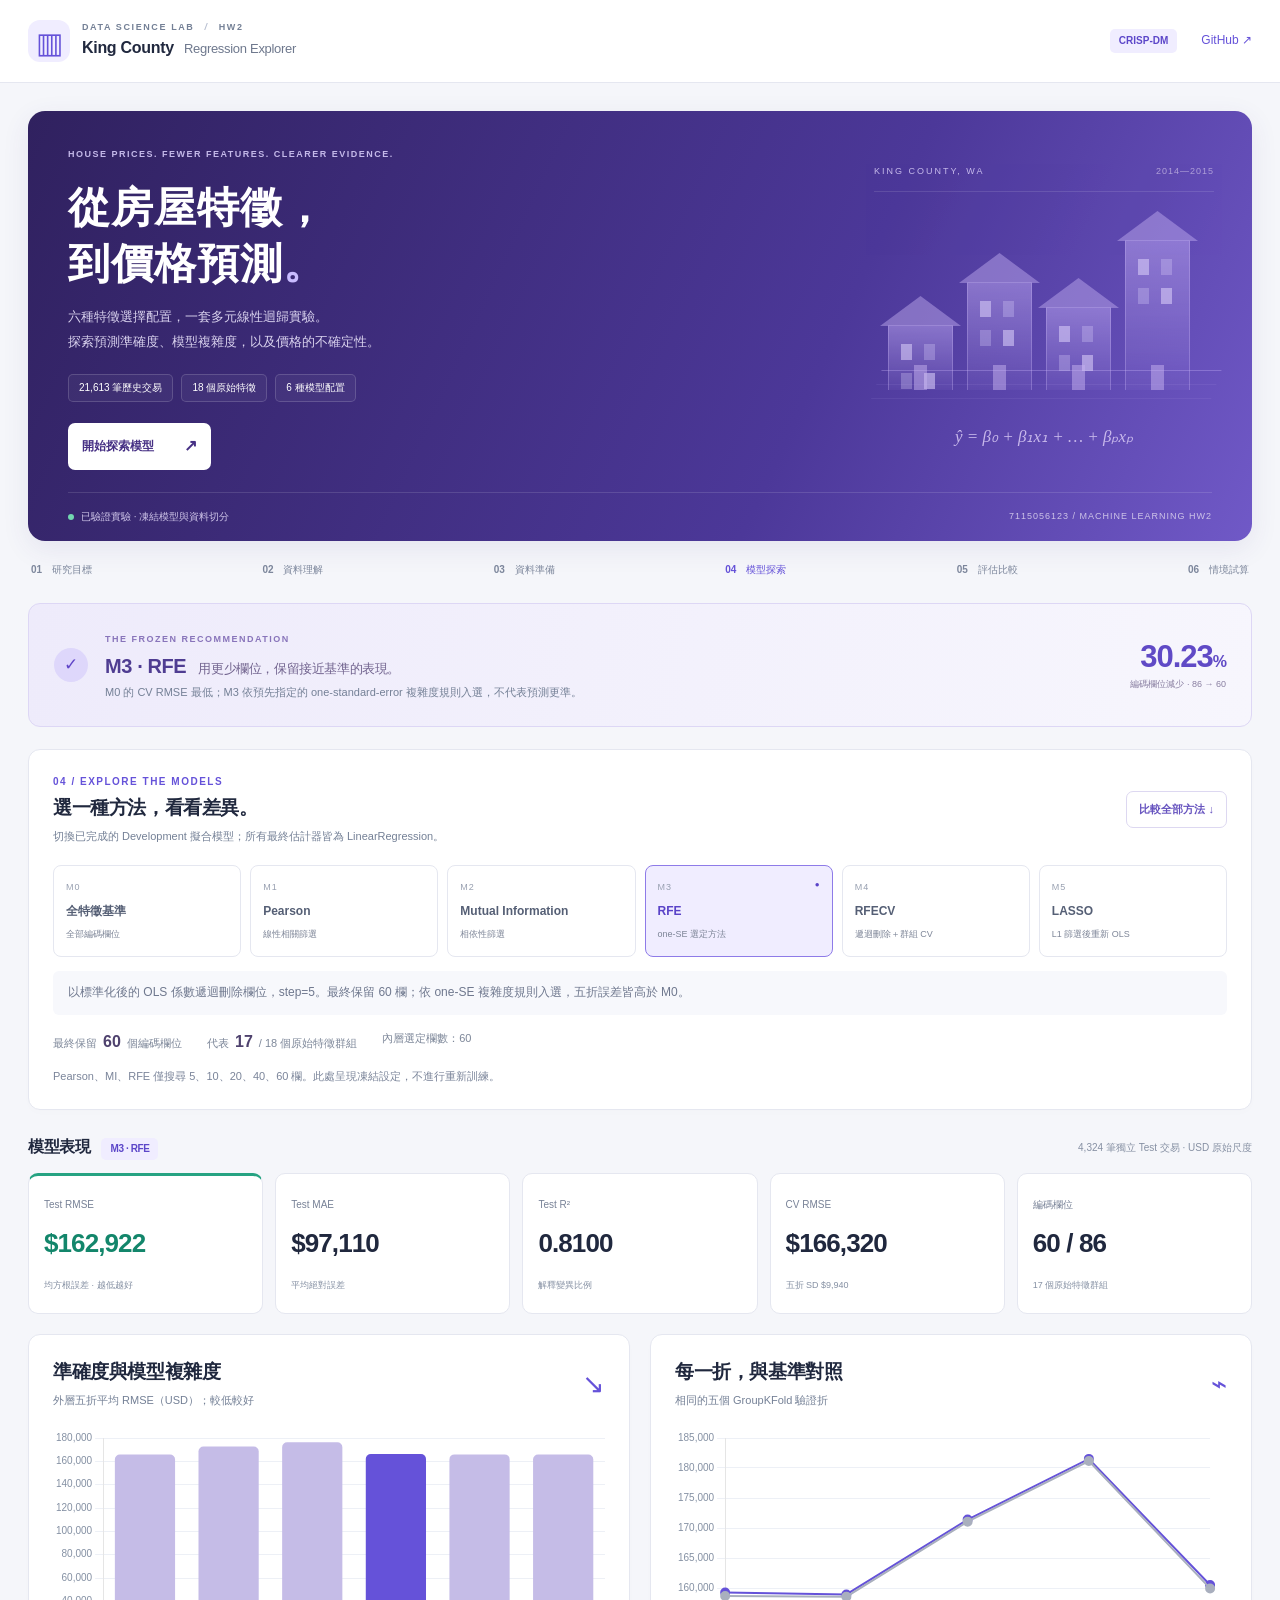
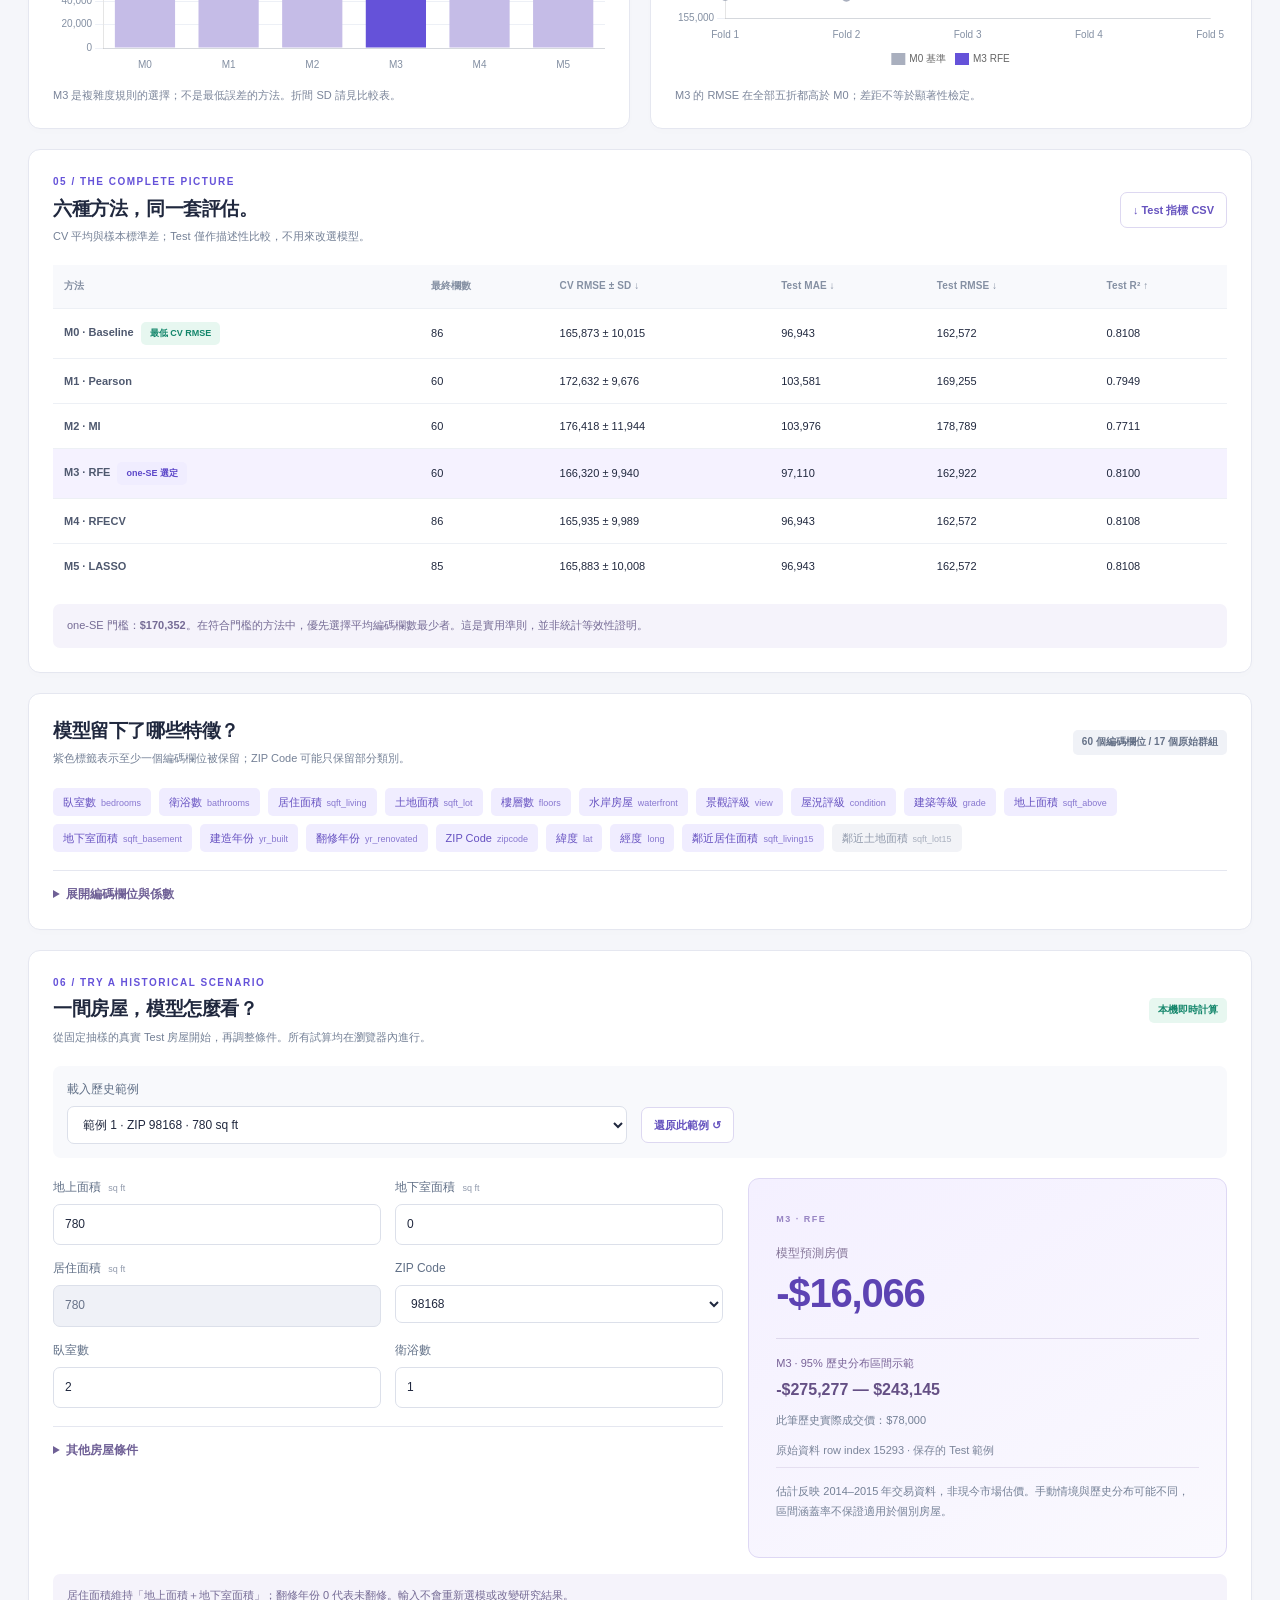
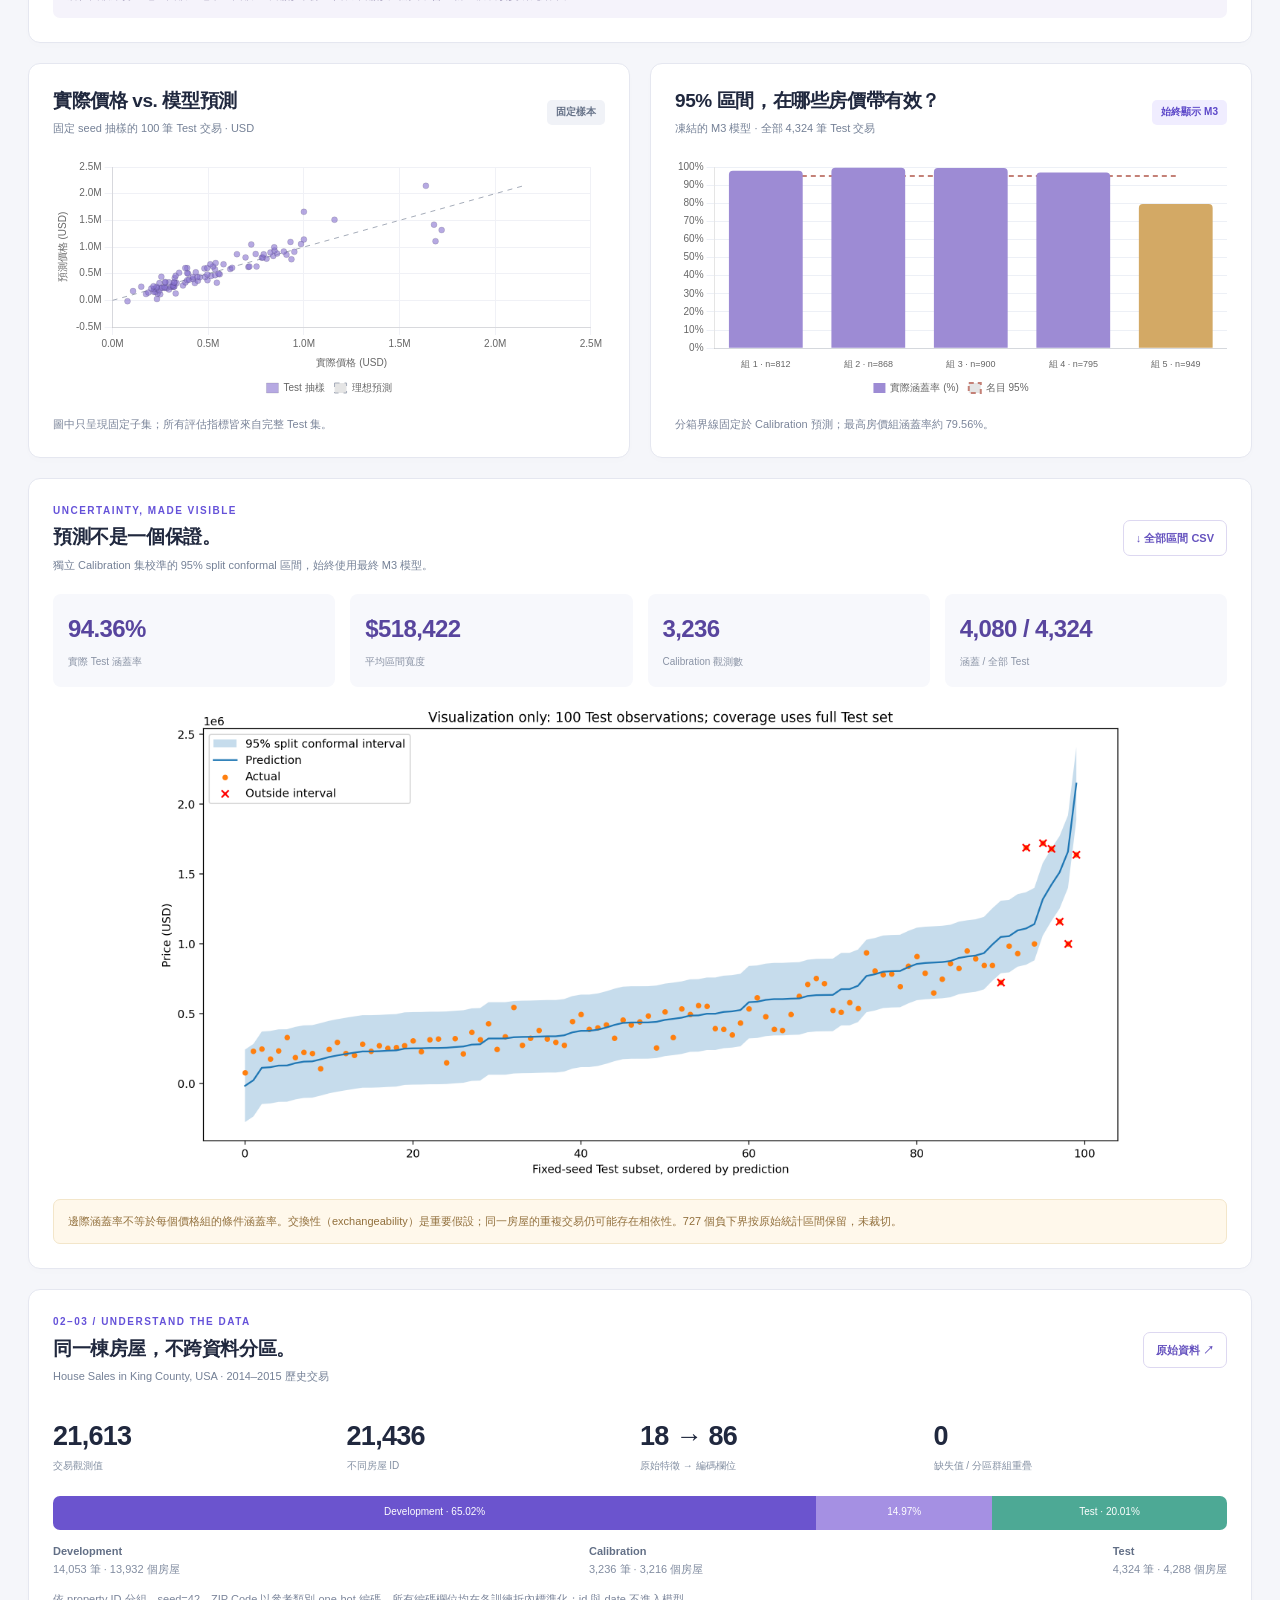
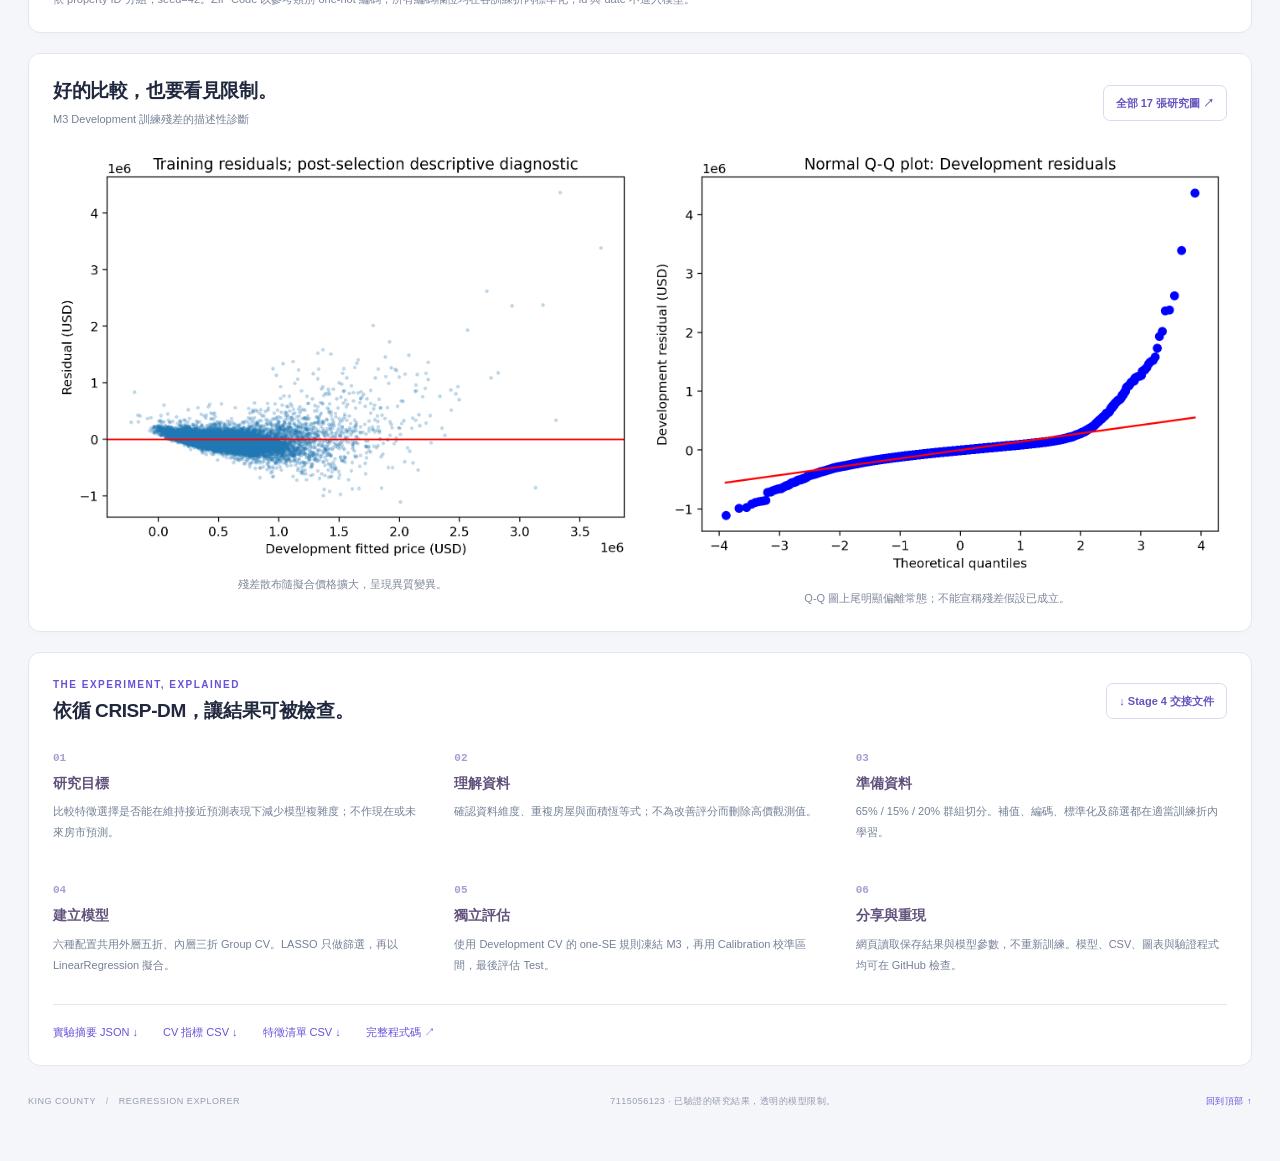
<file: dashboard/index.html>
<!doctype html>
<html lang="zh-Hant">
<head><meta charset="utf-8"><meta name="viewport" content="width=device-width, initial-scale=1"><meta name="description" content="King County 房價預測研究：比較六種特徵選擇方法、探索已驗證的模型與 95% split conformal 預測區間。"><meta name="theme-color" content="#6552d9"><title>King County · 房價迴歸研究室</title><link rel="stylesheet" href="styles.css"><script defer src="vendor/chart.umd.min.js"></script><script defer src="predict.js"></script><script defer src="app.js"></script></head>
<body>
<a class="skip" href="#models">跳至模型探索</a>
<header><div class="header-inner"><a class="brand" href="#" aria-label="回到首頁"><span class="brand-icon">▥</span><span><small>DATA SCIENCE LAB <i>/</i> HW2</small><strong>King County <span>Regression Explorer</span></strong></span></a><div class="header-actions"><span class="badge purple">CRISP-DM</span><a href="https://github.com/wujin57/AIOT-Hw2" target="_blank" rel="noreferrer">GitHub ↗</a></div></div></header>
<main>
<section class="hero"><div class="hero-copy"><div class="eyebrow">HOUSE PRICES. FEWER FEATURES. CLEARER EVIDENCE.</div><h1>從房屋特徵，<br>到價格預測<span>。</span></h1><p>六種特徵選擇配置，一套多元線性迴歸實驗。<br>探索預測準確度、模型複雜度，以及價格的不確定性。</p><div class="hero-tags"><span>21,613 筆歷史交易</span><span>18 個原始特徵</span><span>6 種模型配置</span></div><a class="hero-cta" href="#models">開始探索模型 <span>↗</span></a></div><div class="hero-art" aria-hidden="true"><div class="art-label">KING COUNTY, WA <span>2014—2015</span></div><div class="skyline"><div class="house house1"><i></i><b></b></div><div class="house house2"><i></i><b></b></div><div class="house house3"><i></i><b></b></div><div class="house house4"><i></i><b></b></div></div><div class="art-grid"></div><div class="formula">ŷ = β₀ + β₁x₁ + … + βₚxₚ</div></div><div class="hero-bottom"><span class="status-dot"></span> 已驗證實驗 · 凍結模型與資料切分 <span class="hero-id">7115056123 / MACHINE LEARNING HW2</span></div></section>
<nav class="process" aria-label="CRISP-DM 流程"><a href="#methodology">01 <span>研究目標</span></a><a href="#dataset">02 <span>資料理解</span></a><a href="#dataset">03 <span>資料準備</span></a><a href="#models" class="current">04 <span>模型探索</span></a><a href="#comparison">05 <span>評估比較</span></a><a href="#predictor">06 <span>情境試算</span></a></nav>
<div id="loading" class="card" role="status">正在載入已驗證的研究結果…</div><div id="error" class="notice warning" role="alert" hidden></div><noscript><p class="notice warning">互動探索需要 JavaScript。你也可以直接下載 <a href="downloads/handoff.md">研究交接文件</a>。</p></noscript>
<div id="results" hidden>
<section class="decision"><div class="decision-icon">✓</div><div><span class="eyebrow">THE FROZEN RECOMMENDATION</span><h2>M3 · RFE <span>用更少欄位，保留接近基準的表現。</span></h2><p>M0 的 CV RMSE 最低；M3 依預先指定的 one-standard-error 複雜度規則入選，不代表預測更準。</p></div><div class="reduction"><strong>30.23<span>%</span></strong><small>編碼欄位減少 · 86 → 60</small></div></section>
<section class="card" id="models"><div class="section-top"><div><div class="eyebrow purple-text">04 / EXPLORE THE MODELS</div><h2>選一種方法，看看差異。</h2><p>切換已完成的 Development 擬合模型；所有最終估計器皆為 LinearRegression。</p></div><a class="button" href="#comparison">比較全部方法 ↓</a></div><div id="methods" class="method-grid" role="group" aria-label="選擇模型"></div><div id="method-description" class="method-description" aria-live="polite"></div><div class="setting-line"><span>最終保留 <strong id="selected-count">—</strong> 個編碼欄位</span><span>代表 <strong id="original-count">—</strong> / 18 個原始特徵群組</span><span id="parameter">—</span></div><p class="hint">Pearson、MI、RFE 僅搜尋 5、10、20、40、60 欄。此處呈現凍結設定，不進行重新訓練。</p></section>
<section id="evaluation"><div class="result-heading"><h2>模型表現 <span id="active-label" class="badge purple">M3 · RFE</span></h2><span>4,324 筆獨立 Test 交易 · USD 原始尺度</span></div><div id="metrics" class="metrics" aria-live="polite"></div></section>
<div class="two-grid"><section class="card"><div class="section-top"><div><h2>準確度與模型複雜度</h2><p>外層五折平均 RMSE（USD）；較低較好</p></div><span class="chart-symbol">↘</span></div><div class="chart"><canvas id="cv-chart" role="img" aria-label="六模型平均 CV RMSE"></canvas></div><p class="hint">M3 是複雜度規則的選擇；不是最低誤差的方法。折間 SD 請見比較表。</p></section><section class="card"><div class="section-top"><div><h2>每一折，與基準對照</h2><p id="fold-caption">相同的五個 GroupKFold 驗證折</p></div><span class="chart-symbol">⌁</span></div><div class="chart"><canvas id="fold-chart" role="img" aria-label="目前模型與 M0 的五折 RMSE"></canvas></div><p class="hint">M3 的 RMSE 在全部五折都高於 M0；差距不等於顯著性檢定。</p></section></div>
<section class="card" id="comparison"><div class="section-top"><div><div class="eyebrow purple-text">05 / THE COMPLETE PICTURE</div><h2>六種方法，同一套評估。</h2><p>CV 平均與樣本標準差；Test 僅作描述性比較，不用來改選模型。</p></div><a class="button" href="downloads/test_model_metrics.csv" download>↓ Test 指標 CSV</a></div><div class="table-wrap"><table><caption class="sr-only">六種方法的特徵數與評估指標</caption><thead><tr><th>方法</th><th>最終欄數</th><th>CV RMSE ± SD ↓</th><th>Test MAE ↓</th><th>Test RMSE ↓</th><th>Test R² ↑</th></tr></thead><tbody id="comparison-body"></tbody></table></div><div class="notice">one-SE 門檻：<strong id="threshold">—</strong>。在符合門檻的方法中，優先選擇平均編碼欄數最少者。這是實用準則，並非統計等效性證明。</div></section>
<section class="card" id="features"><div class="section-top"><div><h2>模型留下了哪些特徵？</h2><p>紫色標籤表示至少一個編碼欄位被保留；ZIP Code 可能只保留部分類別。</p></div><span class="badge" id="features-count"></span></div><div id="feature-groups" class="chips"></div><details><summary>展開編碼欄位與係數</summary><p id="intercept" class="notice"></p><label class="search-label">搜尋欄位<input id="feature-search" type="search" placeholder="例如 sqft_living 或 zipcode_98004"></label><div class="table-wrap feature-table"><table><thead><tr><th>編碼欄位</th><th>保留狀態</th><th>係數 / 標準化單位</th></tr></thead><tbody id="feature-body"></tbody></table></div><p class="notice warning">M3 的含截距設計矩陣為 61 欄、秩 60，個別 OLS 係數未必唯一。係數大小不等於唯一特徵重要性，也不代表因果效果；截距另列為基準預測。</p></details></section>
<section class="card" id="predictor"><div class="section-top"><div><div class="eyebrow purple-text">06 / TRY A HISTORICAL SCENARIO</div><h2>一間房屋，模型怎麼看？</h2><p>從固定抽樣的真實 Test 房屋開始，再調整條件。所有試算均在瀏覽器內進行。</p></div><span class="badge green">本機即時計算</span></div><div class="scenario-toolbar"><label>載入歷史範例<select id="sample-select" aria-label="載入歷史房屋範例"></select></label><button class="button" id="reset-sample" type="button">還原此範例 ↺</button></div><div class="predictor-grid"><form id="prediction-form"><div class="input-grid" id="primary-inputs"></div><details><summary>其他房屋條件</summary><div class="input-grid" id="secondary-inputs"></div></details></form><aside class="prediction-card" aria-live="polite"><span class="eyebrow" id="prediction-model">M3 · RFE</span><span class="prediction-label">模型預測房價</span><output id="prediction-value">—</output><div class="interval-output" id="scenario-interval"></div><p id="sample-actual"></p><p id="scenario-status" class="hint"></p><p class="prediction-disclaimer">估計反映 2014–2015 年交易資料，非現今市場估價。手動情境與歷史分布可能不同，區間涵蓋率不保證適用於個別房屋。</p></aside></div><p class="notice" id="input-note">居住面積維持「地上面積＋地下室面積」；翻修年份 0 代表未翻修。輸入不會重新選模或改變研究結果。</p></section>
<div class="two-grid"><section class="card"><div class="section-top"><div><h2>實際價格 vs. 模型預測</h2><p>固定 seed 抽樣的 100 筆 Test 交易 · USD</p></div><span class="badge">固定樣本</span></div><div class="chart"><canvas id="scatter-chart" role="img" aria-label="目前模型的 Test 實際價格與預測價格"></canvas></div><p class="hint">圖中只呈現固定子集；所有評估指標皆來自完整 Test 集。</p></section><section class="card"><div class="section-top"><div><h2>95% 區間，在哪些房價帶有效？</h2><p>凍結的 M3 模型 · 全部 4,324 筆 Test 交易</p></div><span class="badge purple">始終顯示 M3</span></div><div class="chart"><canvas id="coverage-chart" role="img" aria-label="M3 各預測價格組的實際涵蓋率"></canvas></div><p class="hint">分箱界線固定於 Calibration 預測；最高房價組涵蓋率約 79.56%。</p></section></div>
<section class="card" id="intervals"><div class="section-top"><div><div class="eyebrow purple-text">UNCERTAINTY, MADE VISIBLE</div><h2>預測不是一個保證。</h2><p>獨立 Calibration 集校準的 95% split conformal 區間，始終使用最終 M3 模型。</p></div><a class="button" href="downloads/prediction_intervals_test.csv" download>↓ 全部區間 CSV</a></div><div id="interval-metrics" class="interval-metrics"></div><a href="figures/14_prediction_interval_95.png" target="_blank" rel="noreferrer"><img class="wide-figure" src="figures/14_prediction_interval_95.png" loading="lazy" alt="固定抽樣 100 筆 Test 房屋的 M3 預測、真實價格與 95% 預測區間"></a><div class="notice warning">邊際涵蓋率不等於每個價格組的條件涵蓋率。交換性（exchangeability）是重要假設；同一房屋的重複交易仍可能存在相依性。727 個負下界按原始統計區間保留，未裁切。</div></section>
<section class="card" id="dataset"><div class="section-top"><div><div class="eyebrow purple-text">02–03 / UNDERSTAND THE DATA</div><h2>同一棟房屋，不跨資料分區。</h2><p>House Sales in King County, USA · 2014–2015 歷史交易</p></div><a class="button" href="https://github.com/wujin57/AIOT-Hw2/blob/main/data/kc_house_data.csv" target="_blank" rel="noreferrer">原始資料 ↗</a></div><div class="dataset-stats"><div><strong>21,613</strong><span>交易觀測值</span></div><div><strong>21,436</strong><span>不同房屋 ID</span></div><div><strong>18 → 86</strong><span>原始特徵 → 編碼欄位</span></div><div><strong>0</strong><span>缺失值 / 分區群組重疊</span></div></div><div class="split-bar" aria-label="Development 65.02%、Calibration 14.97%、Test 20.01%"><span>Development · 65.02%</span><span>14.97%</span><span>Test · 20.01%</span></div><div id="split-details" class="split-details"></div><p class="hint">依 property ID 分組，seed=42。ZIP Code 以參考類別 one-hot 編碼，所有編碼欄位均在各訓練折內標準化；id 與 date 不進入模型。</p></section>
<section class="card" id="diagnostics"><div class="section-top"><div><h2>好的比較，也要看見限制。</h2><p>M3 Development 訓練殘差的描述性診斷</p></div><a class="button" href="https://github.com/wujin57/AIOT-Hw2/tree/main/outputs_verified/figures" target="_blank" rel="noreferrer">全部 17 張研究圖 ↗</a></div><div class="two-grid figures"><figure><a href="figures/12_residuals_vs_fitted.png" target="_blank" rel="noreferrer"><img src="figures/12_residuals_vs_fitted.png" loading="lazy" alt="殘差隨較高預測值呈現較大變異"></a><figcaption>殘差散布隨擬合價格擴大，呈現異質變異。</figcaption></figure><figure><a href="figures/13_residual_qq_plot.png" target="_blank" rel="noreferrer"><img src="figures/13_residual_qq_plot.png" loading="lazy" alt="Q-Q 圖的上尾明顯偏離常態參考線"></a><figcaption>Q-Q 圖上尾明顯偏離常態；不能宣稱殘差假設已成立。</figcaption></figure></div></section>
<section class="card" id="methodology"><div class="section-top"><div><div class="eyebrow purple-text">THE EXPERIMENT, EXPLAINED</div><h2>依循 CRISP-DM，讓結果可被檢查。</h2></div><a class="button" href="downloads/handoff.md" download>↓ Stage 4 交接文件</a></div><div class="methodology-grid"><article><span>01</span><h3>研究目標</h3><p>比較特徵選擇是否能在維持接近預測表現下減少模型複雜度；不作現在或未來房市預測。</p></article><article><span>02</span><h3>理解資料</h3><p>確認資料維度、重複房屋與面積恆等式；不為改善評分而刪除高價觀測值。</p></article><article><span>03</span><h3>準備資料</h3><p>65% / 15% / 20% 群組切分。補值、編碼、標準化及篩選都在適當訓練折內學習。</p></article><article><span>04</span><h3>建立模型</h3><p>六種配置共用外層五折、內層三折 Group CV。LASSO 只做篩選，再以 LinearRegression 擬合。</p></article><article><span>05</span><h3>獨立評估</h3><p>使用 Development CV 的 one-SE 規則凍結 M3，再用 Calibration 校準區間，最後評估 Test。</p></article><article><span>06</span><h3>分享與重現</h3><p>網頁讀取保存結果與模型參數，不重新訓練。模型、CSV、圖表與驗證程式均可在 GitHub 檢查。</p></article></div><div class="download-row"><a href="downloads/experiment_summary.json" download>實驗摘要 JSON ↓</a><a href="downloads/cv_summary.csv" download>CV 指標 CSV ↓</a><a href="downloads/selected_features.csv" download>特徵清單 CSV ↓</a><a href="https://github.com/wujin57/AIOT-Hw2" target="_blank" rel="noreferrer">完整程式碼 ↗</a></div></section>
</div>
<footer><span>KING COUNTY <b>/</b> REGRESSION EXPLORER</span><span>7115056123 · 已驗證的研究結果，透明的模型限制。</span><a href="#">回到頂部 ↑</a></footer>
</main></body></html>
</file>
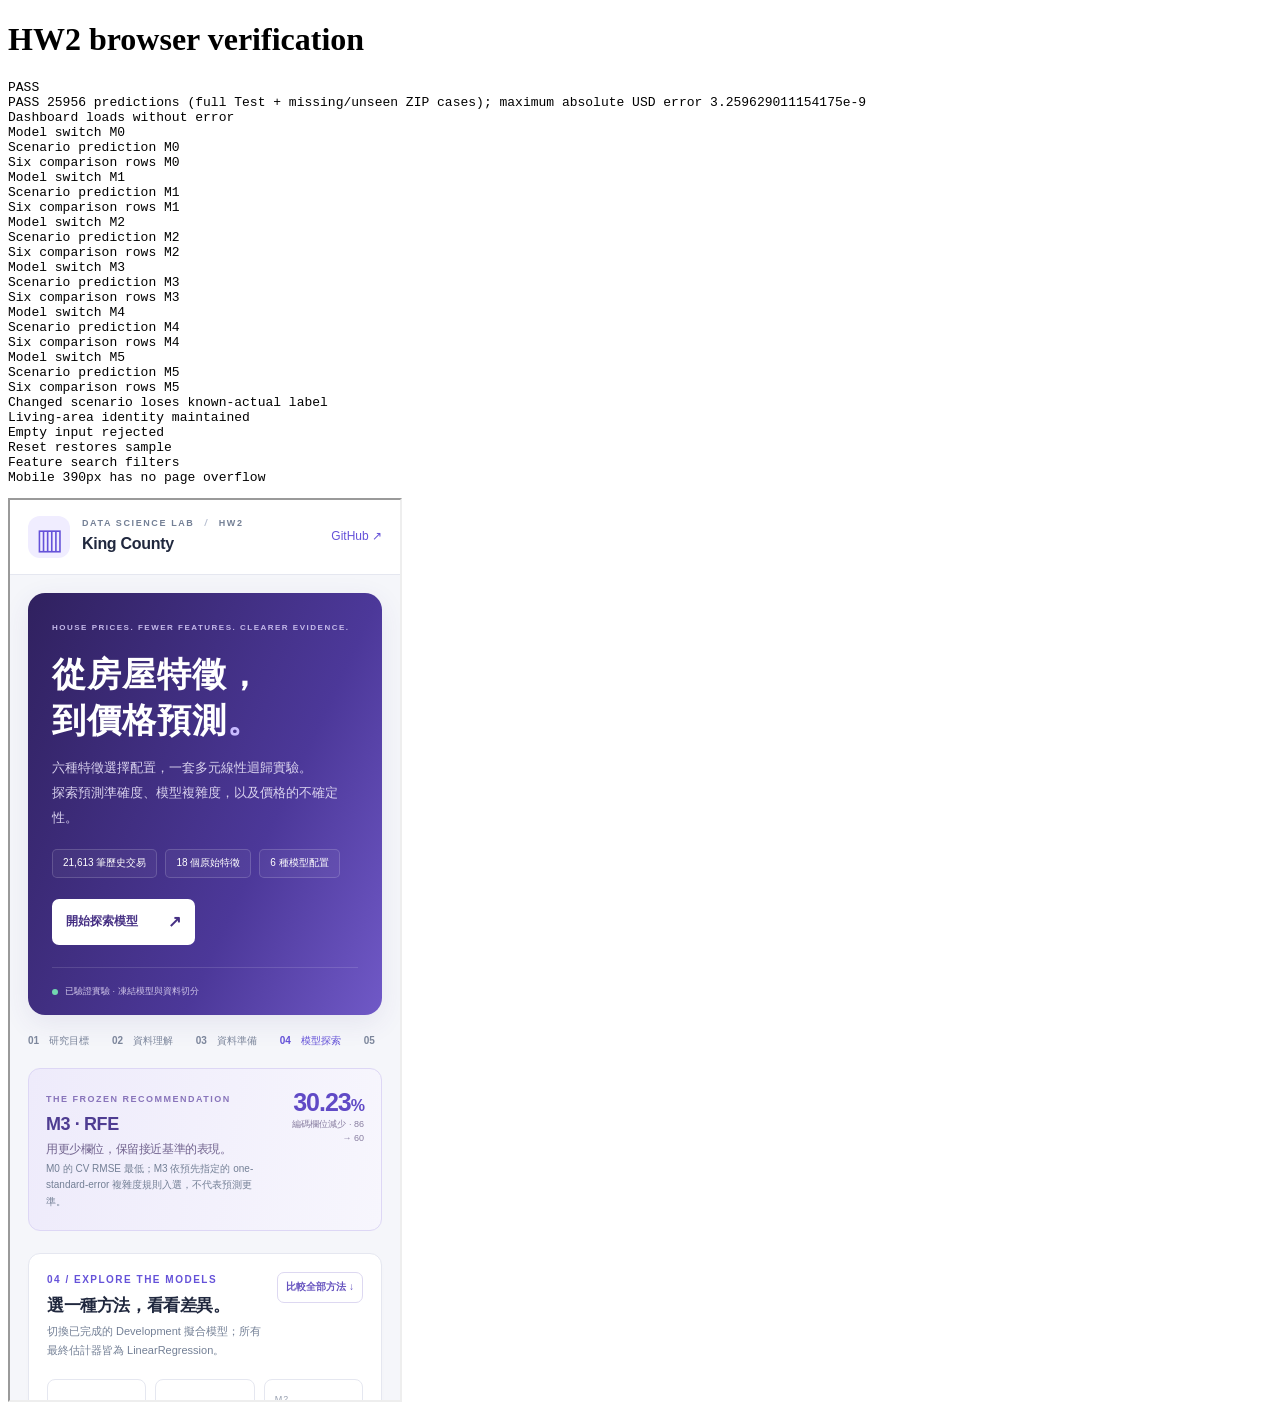
<file: verification/web/browser-qa.html>
<!doctype html><html><head><meta charset="utf-8"><title>HW2 browser verification</title><script src="../../dashboard/predict.js"></script></head><body><h1>HW2 browser verification</h1><pre id="report">RUNNING</pre><iframe id="app" src="../../dashboard/" width="1280" height="900" title="Dashboard test"></iframe><script>
(async()=>{
 const report=document.getElementById('report'); const frame=document.getElementById('app'); const checks=[];
 const assert=(condition,message)=>{if(!condition)throw new Error(message);checks.push(message);};
 try {
  const [data,fixtures]=await Promise.all(['../../dashboard/data/results.json','parity-fixtures.json'].map(u=>fetch(u).then(r=>r.json())));
  let count=0,maxError=0;
  for(const row of [...fixtures.test,...fixtures.edge]) for(const [id,expected] of Object.entries(row.expected)){
   const actual=HW2.predict(data.models[id],row.features); const err=Math.abs(actual-expected); if(!Number.isFinite(actual)||err>1e-6)throw new Error(`Parity failed ${id}: ${err}`);maxError=Math.max(maxError,err);count++;
  }
  checks.push(`PASS ${count} predictions (full Test + missing/unseen ZIP cases); maximum absolute USD error ${maxError}`);
  for(let i=0;i<100;i++){if(frame.contentDocument?.getElementById('results')?.hidden===false)break;await new Promise(r=>setTimeout(r,50));}
  const doc=frame.contentDocument;
  assert(doc.getElementById('results').hidden===false,'Dashboard loads without error');
  for(const id of Object.keys(data.models)){
   doc.querySelector(`[data-method="${id}"]`).click();
   assert(doc.getElementById('active-label').textContent.startsWith(id),`Model switch ${id}`);
   const expected=data.samples[0].predictions[id];
   const displayed=Number(doc.getElementById('prediction-value').textContent.replace(/[^0-9.-]/g,''));
   assert(Math.abs(displayed-expected)<=.5,`Scenario prediction ${id}`);
   assert(doc.querySelectorAll('#comparison-body tr').length===6,`Six comparison rows ${id}`);
  }
  doc.querySelector('[data-method="M3"]').click();
  const above=doc.querySelector('[name="sqft_above"]'); const prior=above.value;above.value=Number(prior)+100;above.dispatchEvent(new Event('input',{bubbles:true}));
  assert(doc.getElementById('sample-actual').textContent.includes('自訂情境'),'Changed scenario loses known-actual label');
  assert(Number(doc.querySelector('[name="sqft_living"]').value)===Number(above.value)+Number(doc.querySelector('[name="sqft_basement"]').value),'Living-area identity maintained');
  above.value='';above.dispatchEvent(new Event('input',{bubbles:true}));
  assert(doc.getElementById('prediction-value').textContent.includes('請檢查'),'Empty input rejected');
  doc.getElementById('reset-sample').click();
  assert(doc.getElementById('sample-actual').textContent.includes('實際成交價'),'Reset restores sample');
  const search=doc.getElementById('feature-search');search.value='zipcode_98004';search.dispatchEvent(new Event('input',{bubbles:true}));
  assert(doc.querySelectorAll('#feature-body tr').length===1,'Feature search filters');
  search.value='';search.dispatchEvent(new Event('input',{bubbles:true}));
  frame.width='390';await new Promise(r=>setTimeout(r,100));
  assert(doc.documentElement.scrollWidth<=doc.documentElement.clientWidth+1,'Mobile 390px has no page overflow');
  report.textContent='PASS\n'+checks.join('\n');document.title='PASS — HW2 browser verification';
 }catch(error){report.textContent='FAIL\n'+error.stack;document.title='FAIL — HW2 browser verification';}
})();
</script></body></html>
</file>
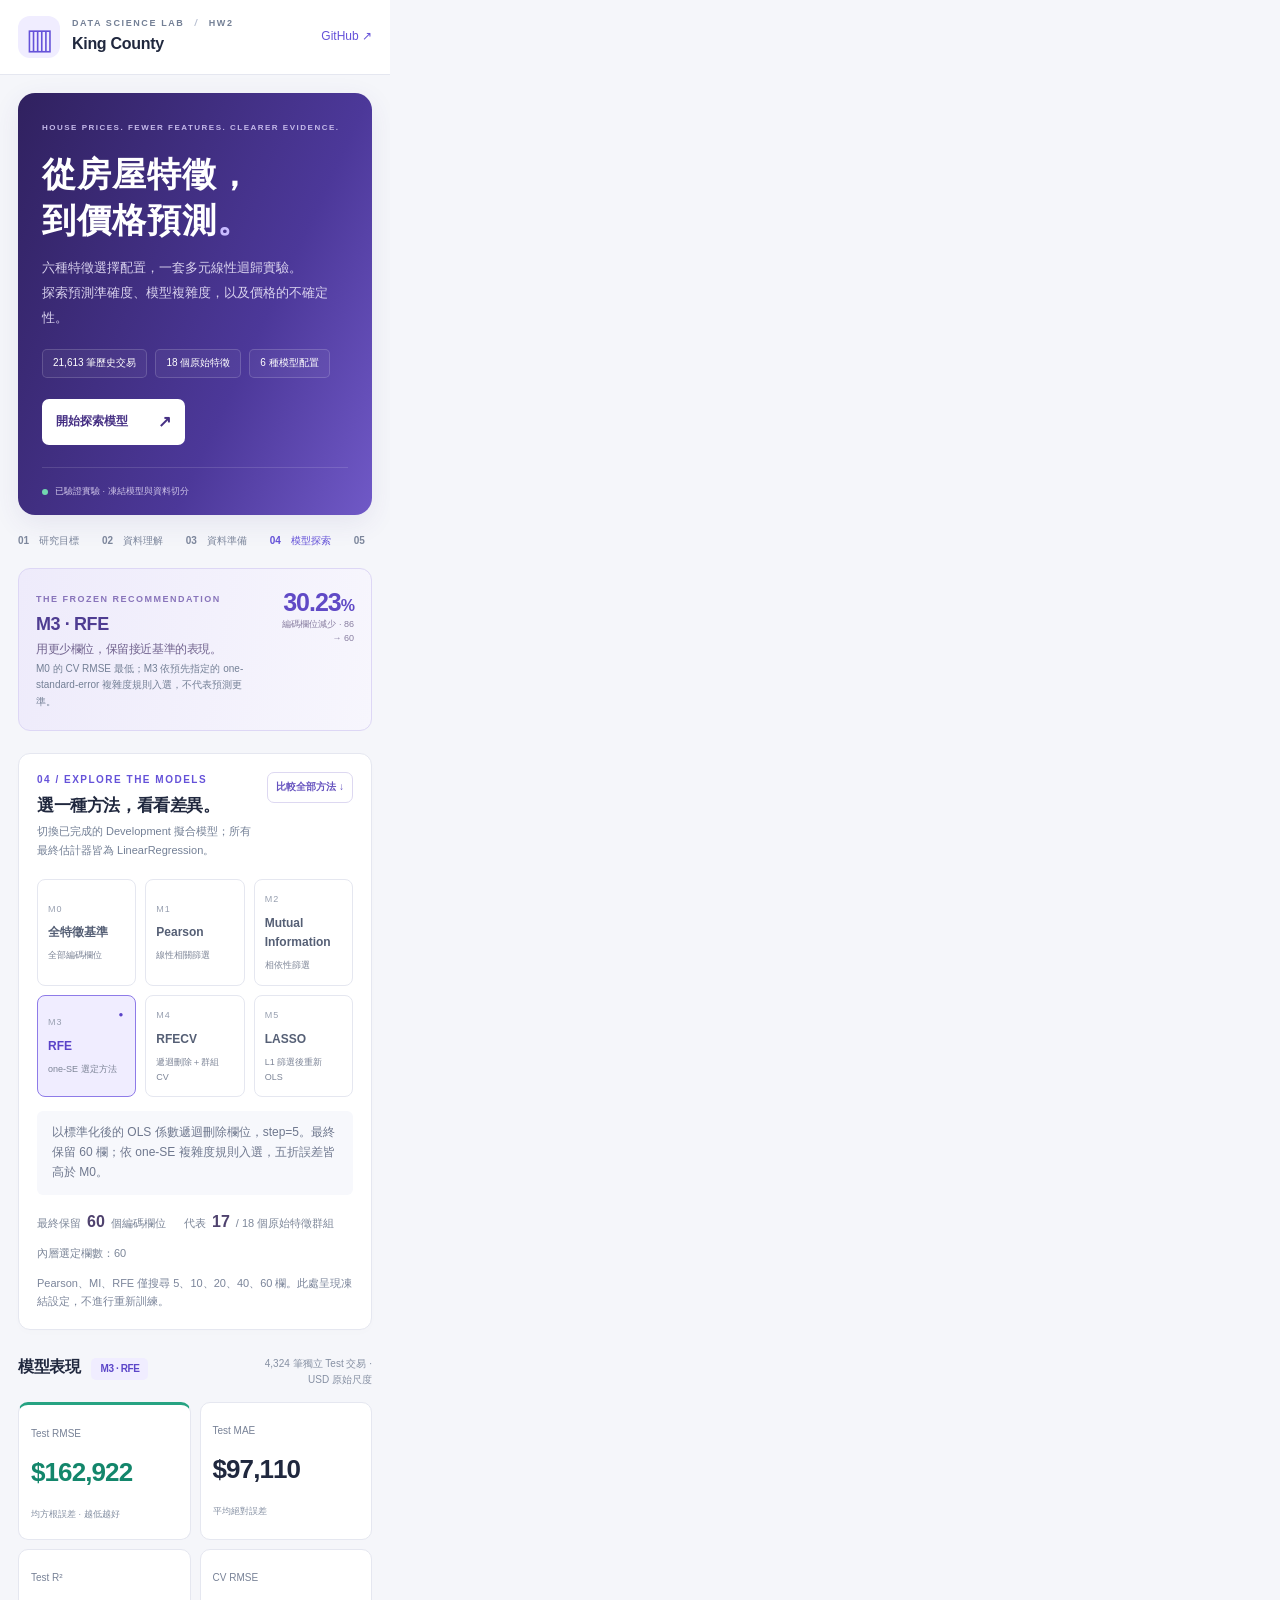
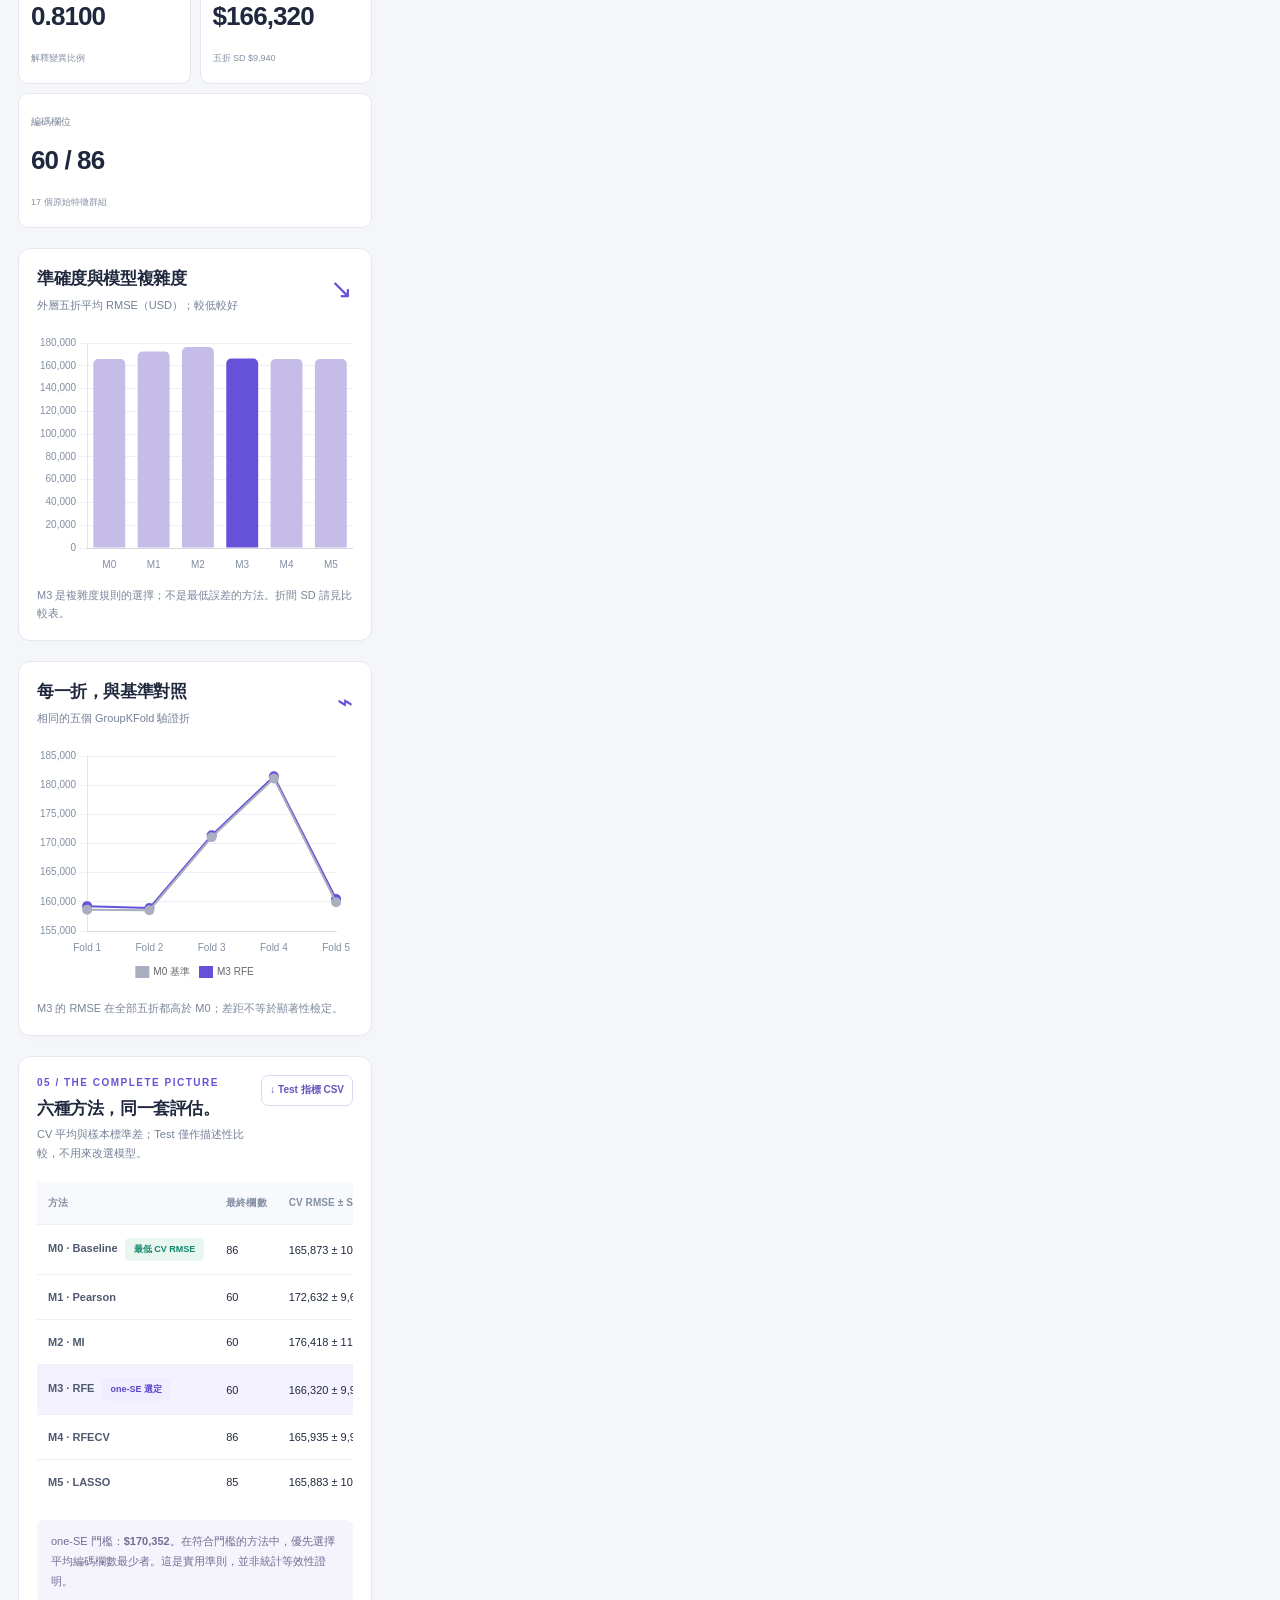
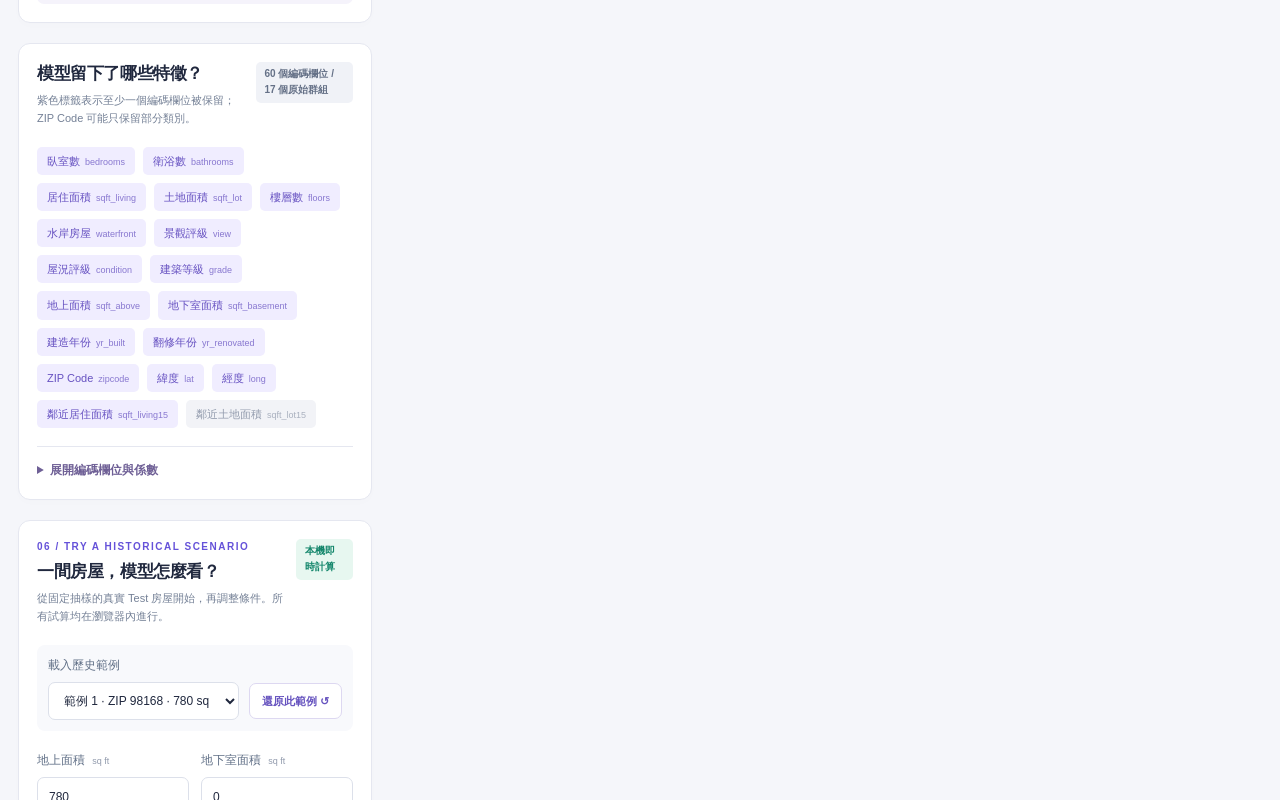
<file: verification/web/mobile-preview.html>
<!doctype html><html><head><meta charset="utf-8"><title>HW2 mobile preview</title><style>html,body{margin:0;background:#f5f6fa}iframe{border:0;width:390px;height:4000px;display:block}</style></head><body><iframe src="../../dashboard/" title="390px mobile preview"></iframe></body></html>
</file>
<file: dashboard/styles.css>
:root{--purple:#6552d9;--purple-dark:#4c3899;--ink:#20283e;--muted:#748096;--border:#e5e7f0;--green:#13866b;--bg:#f5f6fa;--soft:#f0edff}*{box-sizing:border-box}html{scroll-behavior:smooth;scroll-padding-top:24px}body{margin:0;font-family:Inter,-apple-system,BlinkMacSystemFont,'Segoe UI','Noto Sans TC',sans-serif;color:var(--ink);background:var(--bg);font-size:14px;line-height:1.65}a{color:var(--purple);text-decoration:none}button,input,select{font:inherit}button,a,input,select,summary{outline-offset:4px}button:focus-visible,a:focus-visible,summary:focus-visible,input:focus-visible,select:focus-visible{outline:3px solid #ac9ef2}button{cursor:pointer}button:hover,a.button:hover{border-color:#9a88ed;background:#f5f2ff}input,select{width:100%;min-width:0;border:1px solid #dce0ea;border-radius:7px;padding:10px 11px;background:#fff;color:var(--ink)}input[readonly]{background:#eff1f7;color:#687389}input:invalid{border-color:#c66b63}label{display:block;color:#617087;font-size:12px}label input,label select{margin-top:6px}p{margin:8px 0;color:var(--muted)}h1,h2,h3{margin:0;line-height:1.4}h2{font-size:19px;letter-spacing:-.4px}h3{font-size:14px}header{background:white;border-bottom:1px solid var(--border)}.header-inner{max-width:1280px;margin:auto;display:flex;align-items:center;justify-content:space-between;gap:15px;padding:20px 28px}.brand{display:flex;gap:12px;align-items:center;color:var(--ink)}.brand-icon{width:42px;height:42px;border-radius:12px;background:var(--soft);color:var(--purple);display:grid;place-items:center;font-size:29px}.brand small{display:block;font-size:9px;color:var(--muted);letter-spacing:1.6px;font-weight:700}.brand small i{margin:0 6px;color:#b6bed0}.brand strong{display:block;font-size:16px;font-weight:650;letter-spacing:-.3px}.brand strong span{font-size:13px;color:#6e788d;font-weight:450;margin-left:6px}.header-actions{display:flex;align-items:center;gap:24px;font-size:12px}.badge{display:inline-block;background:#f0f2f7;color:#657187;border-radius:5px;padding:4px 9px;font-size:10px;font-weight:650;white-space:nowrap}.purple{background:var(--soft);color:#5c47c9}.green{background:#e7f7f0;color:var(--green)}main{max-width:1280px;margin:auto;padding:28px}.hero{position:relative;overflow:hidden;background:linear-gradient(115deg,#30215f,#4c3899 64%,#7059c7);border-radius:17px;color:white;padding:36px 40px 0;box-shadow:0 8px 28px #45358017}.hero-copy{position:relative;z-index:1;max-width:65%}.eyebrow{font-size:10px;font-weight:750;letter-spacing:1.5px}.hero .eyebrow{color:#c4b9e9;font-size:9px}.hero h1{font-size:42px;line-height:1.34;letter-spacing:1px;margin:18px 0 13px;font-weight:700}.hero h1>span{color:#c9bbff}.hero p{color:#d9d2ee;font-size:13px;line-height:1.9}.hero-tags{display:flex;gap:8px;flex-wrap:wrap;margin:19px 0}.hero-tags span{font-size:10px;border:1px solid #ffffff29;background:#ffffff0b;border-radius:5px;padding:5px 10px}.hero-cta{display:inline-flex;align-items:center;gap:30px;color:#463084;background:#fff;border-radius:7px;padding:10px 14px;font-weight:650;font-size:12px;margin:2px 0 22px}.hero-cta span{font-size:16px}.hero-bottom{border-top:1px solid #ffffff20;padding:16px 0;color:#cec4e8;font-size:10px;display:flex;align-items:center;gap:7px;position:relative;z-index:1}.hero-id{margin-left:auto;letter-spacing:1px;font-size:9px}.status-dot{display:inline-block;width:6px;height:6px;border-radius:50%;background:#72d7b0}.hero-art{position:absolute;right:38px;top:53px;width:340px;height:258px;opacity:.9}.art-label{font-size:9px;letter-spacing:2px;color:#d4c9f4;border-bottom:1px solid #ffffff20;padding-bottom:12px}.art-label span{float:right;color:#b8a9dd;letter-spacing:1px}.skyline{position:absolute;bottom:32px;display:flex;align-items:flex-end;gap:14px;width:100%;padding:0 14px}.house{position:relative;width:65px;height:110px;background:linear-gradient(#b7a2ee99,#c4aafb10);border:1px solid #d7c4ff50;border-bottom:none;z-index:1}.house:before{content:'';position:absolute;width:calc(100% + 18px);height:30px;left:-9px;top:-30px;background:#c6b2f380;clip-path:polygon(50% 0,100% 100%,0 100%)}.house i{display:block;width:11px;height:16px;background:#e3d8ff99;box-shadow:23px 0 #e3d8ff50,0 29px #e3d8ff50,23px 29px #e3d8ff99;margin:18px 12px}.house b{position:absolute;width:13px;height:25px;background:#d1bef880;bottom:0;left:25px}.house1{height:65px}.house2{height:108px}.house3{height:83px}.house4{height:150px}.art-grid{position:absolute;bottom:10px;width:100%;height:42px;border-top:1px solid #c9b4fa60;background:repeating-linear-gradient(0deg,transparent 0 13px,#cab8f91a 13px 14px);transform:skewX(-20deg)}.formula{position:absolute;bottom:-25px;width:100%;text-align:center;color:#d4c5f2;font:italic 17px Georgia}.process{display:flex;justify-content:space-between;padding:21px 3px 24px;gap:10px;font-size:10px}.process a{color:#7d879c;font-weight:700;white-space:nowrap}.process span{margin-left:7px;font-weight:500}.process .current{color:var(--purple)}.decision{display:flex;gap:17px;align-items:center;padding:22px 25px;border:1px solid #ddd7f5;background:linear-gradient(100deg,#eeebfb,#f7f6fd);border-radius:12px;margin-bottom:22px}.decision-icon{border-radius:50%;width:34px;height:34px;flex-shrink:0;background:#ded7fb;color:#6046c8;display:grid;place-items:center;font-size:17px}.decision .eyebrow{color:#8874ba;font-size:9px}.decision h2{font-size:20px;color:#4f3d92;margin:3px 0}.decision h2 span{font-size:13px;font-weight:500;margin-left:7px;color:#72648f}.decision p{font-size:11px;max-width:730px;margin:3px 0}.reduction{margin-left:auto;text-align:right;flex-shrink:0;padding-left:15px}.reduction strong{font-size:31px;color:#604ac6;line-height:1.3;letter-spacing:-1px}.reduction strong span{font-size:16px}.reduction small{display:block;color:#897fa1;font-size:9px}.card{background:white;border:1px solid var(--border);border-radius:12px;padding:24px;margin-bottom:20px;box-shadow:0 3px 8px #20304503;min-width:0}.section-top{display:flex;justify-content:space-between;align-items:center;gap:15px;margin-bottom:20px}.section-top p{font-size:11px;margin:5px 0 0}.purple-text{color:var(--purple);margin-bottom:5px}.button{background:white;border:1px solid #ddd8f1;border-radius:7px;padding:8px 12px;color:#6653bf;font-size:11px;font-weight:600;display:inline-block;white-space:nowrap}.method-grid{display:grid;grid-template-columns:repeat(6,1fr);gap:9px}.method-button{border:1px solid var(--border);border-radius:8px;background:white;padding:14px 12px;text-align:left;color:#555f75;font-size:12px;font-weight:650;position:relative}.method-button small{display:block;font-size:9px;font-weight:500;margin-top:5px;color:#7d8597}.method-button .method-id{display:block;font-size:9px;color:#969eaf;font-weight:500;margin-bottom:7px;letter-spacing:1px}.method-button.active{background:var(--soft);border-color:#8e7be8;color:#5a43c8}.method-button.active:after{content:'●';position:absolute;right:12px;top:12px;font-size:8px}.method-description{background:#f7f8fc;border-radius:6px;padding:12px 15px;font-size:12px;color:#6f788e;margin:14px 0;min-height:44px}.setting-line{display:flex;gap:25px;flex-wrap:wrap;font-size:11px;color:#7d8799}.setting-line strong{font-size:16px;color:#4f426e;margin:0 3px}.hint{font-size:11px;color:#7b859a;margin:12px 0 0}.result-heading{display:flex;justify-content:space-between;align-items:center;margin:26px 0 13px;gap:12px}.result-heading h2{font-size:16px}.result-heading>span{font-size:10px;color:#8690a3}.result-heading .badge{margin-left:7px}.metrics{display:grid;grid-template-columns:repeat(5,1fr);gap:12px;margin-bottom:20px}.metric{background:white;border:1px solid var(--border);border-radius:10px;padding:18px 15px}.metric:first-child{border-top:3px solid #26a382;padding-top:16px}.metric>span{font-size:10px;color:#788297}.metric strong{display:block;font-size:26px;letter-spacing:-.9px;font-weight:650;margin:7px 0}.metric:first-child strong{color:var(--green)}.metric small{font-size:9px;color:#8590a3}.two-grid{display:grid;grid-template-columns:1fr 1fr;gap:20px}.chart{height:245px;position:relative}.chart-symbol{font-size:27px;color:var(--purple)}.table-wrap{overflow-x:auto}table{border-collapse:collapse;width:100%;white-space:nowrap;font-size:11px}th{text-align:left;font-size:10px;color:#8590a3;letter-spacing:.1px;font-weight:600;background:#f8f9fc}td,th{padding:13px 11px;border-bottom:1px solid #edf0f5}tbody tr:last-child td{border-bottom:0}tbody tr.selected-row{background:#f5f2ff}td:first-child{font-weight:600;color:#4f596f}td .badge{margin-left:7px;font-size:9px}.notice{font-size:11px;line-height:1.8;color:#756b95;background:#f5f3fb;border-radius:7px;padding:12px 14px;margin:16px 0 0}.warning{background:#fff8eb;color:#92703d;border:1px solid #f3e6ca}.chips{display:flex;gap:8px;flex-wrap:wrap}.chip{padding:5px 10px;border-radius:5px;background:#f2f3f7;color:#929bad;font-size:11px}.chip.selected{background:var(--soft);color:#6651c1}.chip small{font-size:9px;margin-left:5px;opacity:.75}details{margin-top:18px;border-top:1px solid var(--border);padding-top:14px}summary{cursor:pointer;color:#6f6096;font-size:12px;font-weight:600}details>p{font-size:11px}.search-label{margin:15px 0 10px;max-width:360px}.feature-table{max-height:340px;overflow:auto}.feature-table thead{position:sticky;top:0;z-index:1}.scenario-toolbar{display:flex;gap:14px;align-items:end;background:#f8f9fc;padding:14px;border-radius:8px;margin-bottom:20px}.scenario-toolbar label{flex:1;max-width:560px}.scenario-toolbar button{margin-bottom:1px}.predictor-grid{display:grid;grid-template-columns:1.4fr 1fr;gap:25px;align-items:start}.input-grid{display:grid;grid-template-columns:repeat(2,1fr);gap:14px}.input-grid label small{font-size:9px;color:#929bad;margin-left:4px}.prediction-card{padding:27px;border:1px solid #ded8f4;background:linear-gradient(150deg,#f4f0ff,#faf9fe);border-radius:11px;position:sticky;top:20px}.prediction-card .eyebrow{color:#9784c3;font-size:9px}.prediction-label{display:block;font-size:12px;color:#857598;margin-top:15px}.prediction-card output{display:block;font-size:40px;font-weight:650;letter-spacing:-1.2px;color:#5d43b3;margin:3px 0 19px;line-height:1.3}.interval-output{padding-top:15px;border-top:1px solid #ded8ec;color:#786297;font-size:11px}.interval-output strong{display:block;font-size:16px;color:#655085;margin-top:5px}.prediction-card p{font-size:11px}.prediction-disclaimer{padding-top:14px;border-top:1px solid #e5dff0;line-height:1.8}.interval-metrics{display:grid;grid-template-columns:repeat(4,1fr);gap:15px;margin-bottom:16px}.interval-metrics>div{background:#f7f8fc;padding:15px;border-radius:8px}.interval-metrics strong{display:block;font-size:24px;font-weight:650;letter-spacing:-.6px;color:#58459e}.interval-metrics span{font-size:10px;color:#8a93a5}.wide-figure{width:100%;display:block;max-height:480px;object-fit:contain}.dataset-stats{display:grid;grid-template-columns:repeat(4,1fr);padding:8px 0 21px}.dataset-stats strong{display:block;font-size:27px;font-weight:650;letter-spacing:-.7px}.dataset-stats span{display:block;font-size:10px;color:#8490a3}.split-bar{display:flex;border-radius:7px;overflow:hidden;color:white;font-size:10px;height:34px}.split-bar span{display:grid;place-items:center;background:#6b54ce;flex:65.02}.split-bar span:nth-child(2){background:#a590e3;flex:14.97}.split-bar span:nth-child(3){background:#4da995;flex:20.01}.split-details{display:flex;justify-content:space-between;gap:15px;margin-top:12px;font-size:11px;color:#818ca0}.split-details strong{font-weight:600;color:#626f86}.figures{gap:15px}.figures figure{margin:0;min-width:0}.figures img{width:100%;display:block}.figures figcaption{font-size:11px;color:#7d8799;text-align:center;margin-top:10px}.methodology-grid{display:grid;grid-template-columns:repeat(3,1fr);gap:26px 30px}.methodology-grid article>span{font:600 11px ui-monospace,monospace;color:#aa9cd1}.methodology-grid h3{margin:6px 0;color:#61517c}.methodology-grid p{font-size:11px;line-height:1.9}.download-row{display:flex;flex-wrap:wrap;gap:25px;border-top:1px solid var(--border);padding-top:18px;margin-top:20px;font-size:11px}footer{display:flex;justify-content:space-between;gap:15px;font-size:9px;color:#949caf;letter-spacing:.5px;padding:8px 0 24px}footer b{margin:0 7px;color:#c9c1df}footer a{white-space:nowrap}.sr-only{position:absolute;width:1px;height:1px;padding:0;margin:-1px;overflow:hidden;clip:rect(0,0,0,0);white-space:nowrap;border:0}.skip{position:absolute;top:-100px;left:15px;background:white;padding:10px;z-index:100}.skip:focus{top:5px}[hidden]{display:none!important}@media(min-width:1450px){main{padding-top:34px}.hero{padding-top:42px}.hero h1{font-size:46px}}@media(max-width:1000px){.hero-art{width:270px;right:30px}.house{width:48px}.house i{margin-left:7px}.house b{left:17px}.hero-copy{max-width:68%}.hero h1{font-size:37px}.method-grid{grid-template-columns:repeat(3,1fr)}.decision h2 span{display:block;margin-left:0;margin-top:4px}.metric strong{font-size:22px}.metric{padding:15px 12px}.metrics{gap:9px}.prediction-card output{font-size:33px}.brand strong span{display:none}}@media(max-width:720px){main{padding:18px}.header-inner{padding:16px 18px}.header-actions{gap:12px}.header-actions .badge{display:none}.hero{padding:28px 24px 0}.hero-copy{max-width:100%}.hero-art{display:none}.hero h1{font-size:34px}.hero h1 br{display:initial}.hero .eyebrow{font-size:8px}.hero-bottom{font-size:9px}.hero-id{display:none}.process{overflow-x:auto;gap:23px;justify-content:flex-start;padding:18px 0}.decision{padding:17px;gap:12px;align-items:start}.decision-icon{display:none}.decision h2{font-size:18px}.decision h2 span{font-size:12px}.decision p{font-size:10px}.reduction{padding-left:0}.reduction strong{font-size:25px}.reduction small{max-width:80px;line-height:1.5}.card{padding:18px}.section-top{align-items:start;gap:10px}.section-top h2{font-size:17px}.section-top .button{font-size:10px;padding:6px 8px}.section-top>span.badge{white-space:normal}.metrics{grid-template-columns:repeat(2,1fr)}.metric:last-child{grid-column:span 2}.metric strong{font-size:26px}.two-grid{grid-template-columns:1fr;gap:0}.result-heading{align-items:start}.result-heading>span{max-width:130px;text-align:right}.setting-line{gap:9px 18px}.method-button{padding:12px 10px}.predictor-grid{grid-template-columns:1fr;gap:18px}.prediction-card{position:static}.prediction-card output{font-size:40px}.scenario-toolbar{align-items:end;padding:11px;gap:10px}.scenario-toolbar select{font-size:12px}.interval-metrics{grid-template-columns:repeat(2,1fr);gap:9px}.interval-metrics strong{font-size:22px}.dataset-stats{grid-template-columns:repeat(2,1fr);gap:20px}.split-bar{font-size:8px}.split-details{font-size:9px;gap:9px}.figures{gap:24px}.methodology-grid{grid-template-columns:repeat(2,1fr);gap:20px}.download-row{gap:12px 20px}footer{flex-wrap:wrap;font-size:8px}.chart{height:240px}.input-grid{gap:12px}.feature-table{font-size:10px}}@media(prefers-reduced-motion:reduce){html{scroll-behavior:auto}*{animation:none!important;transition:none!important}}
</file>
